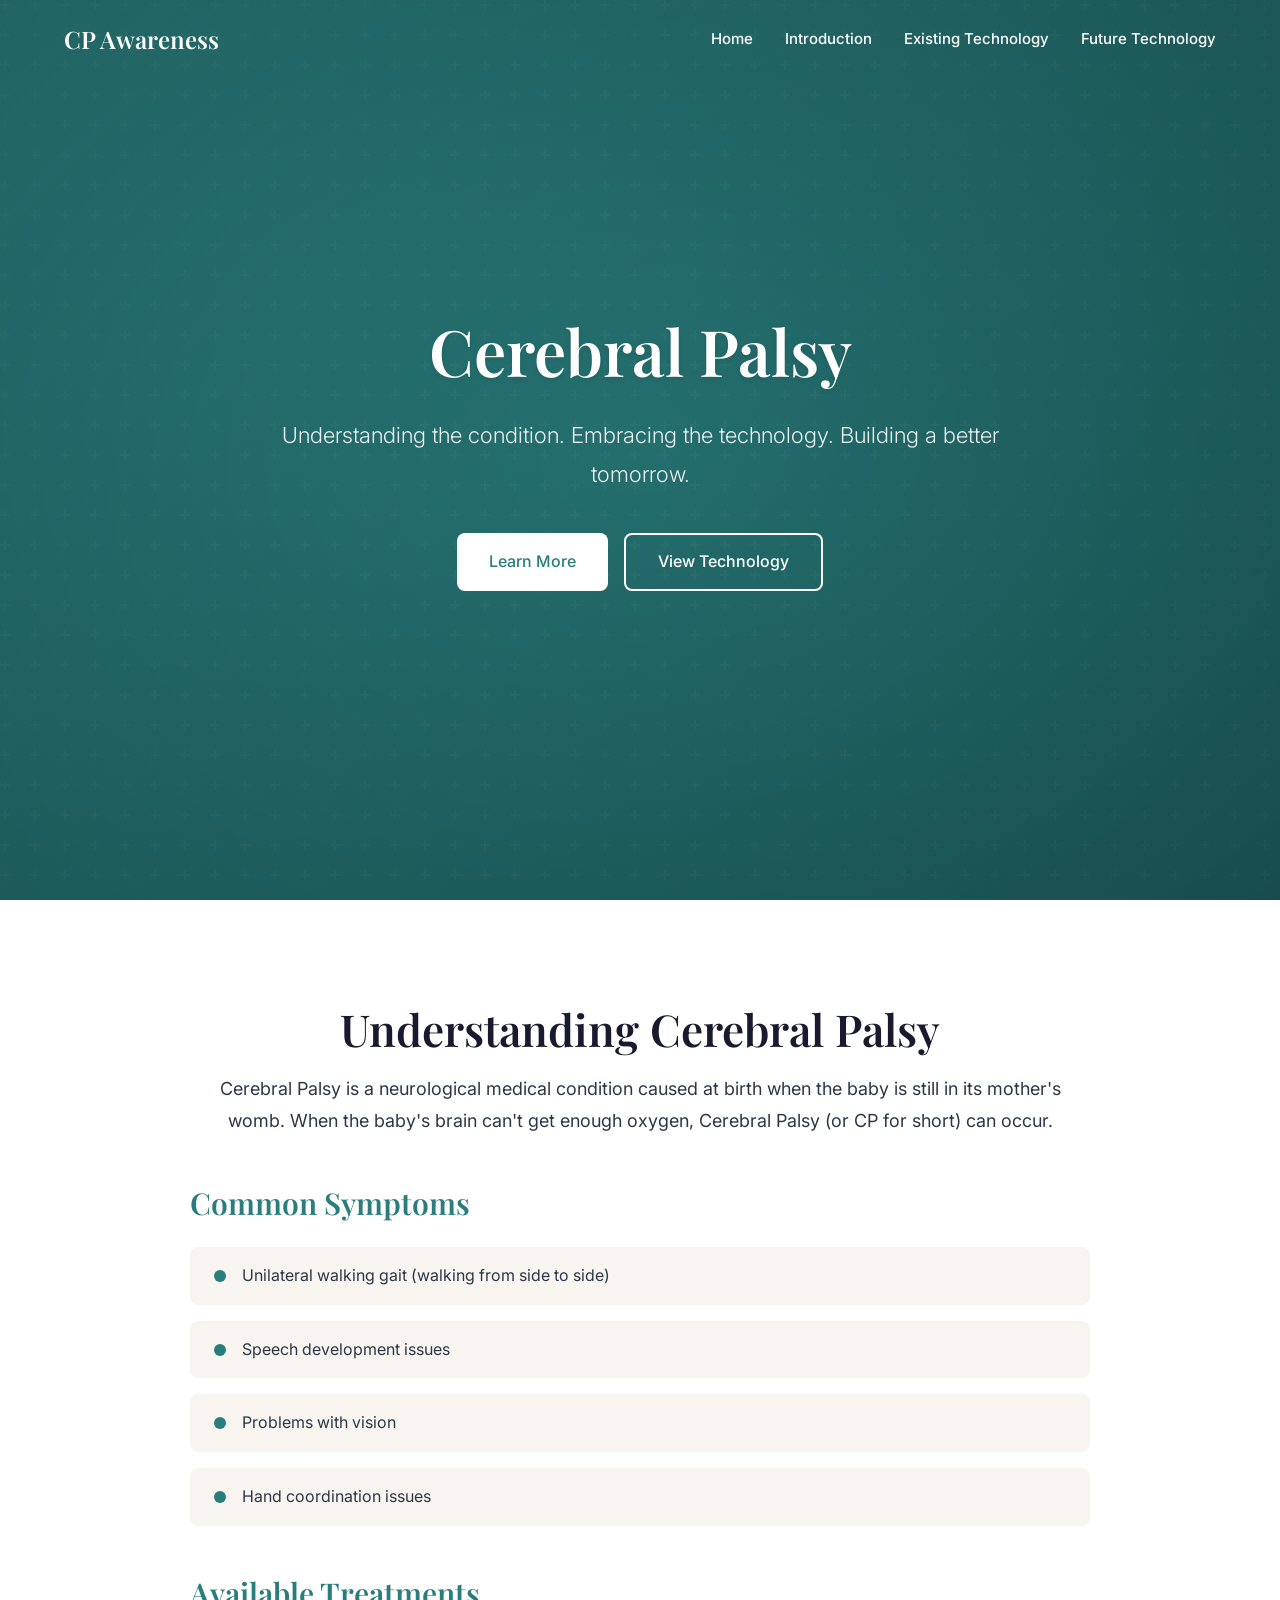
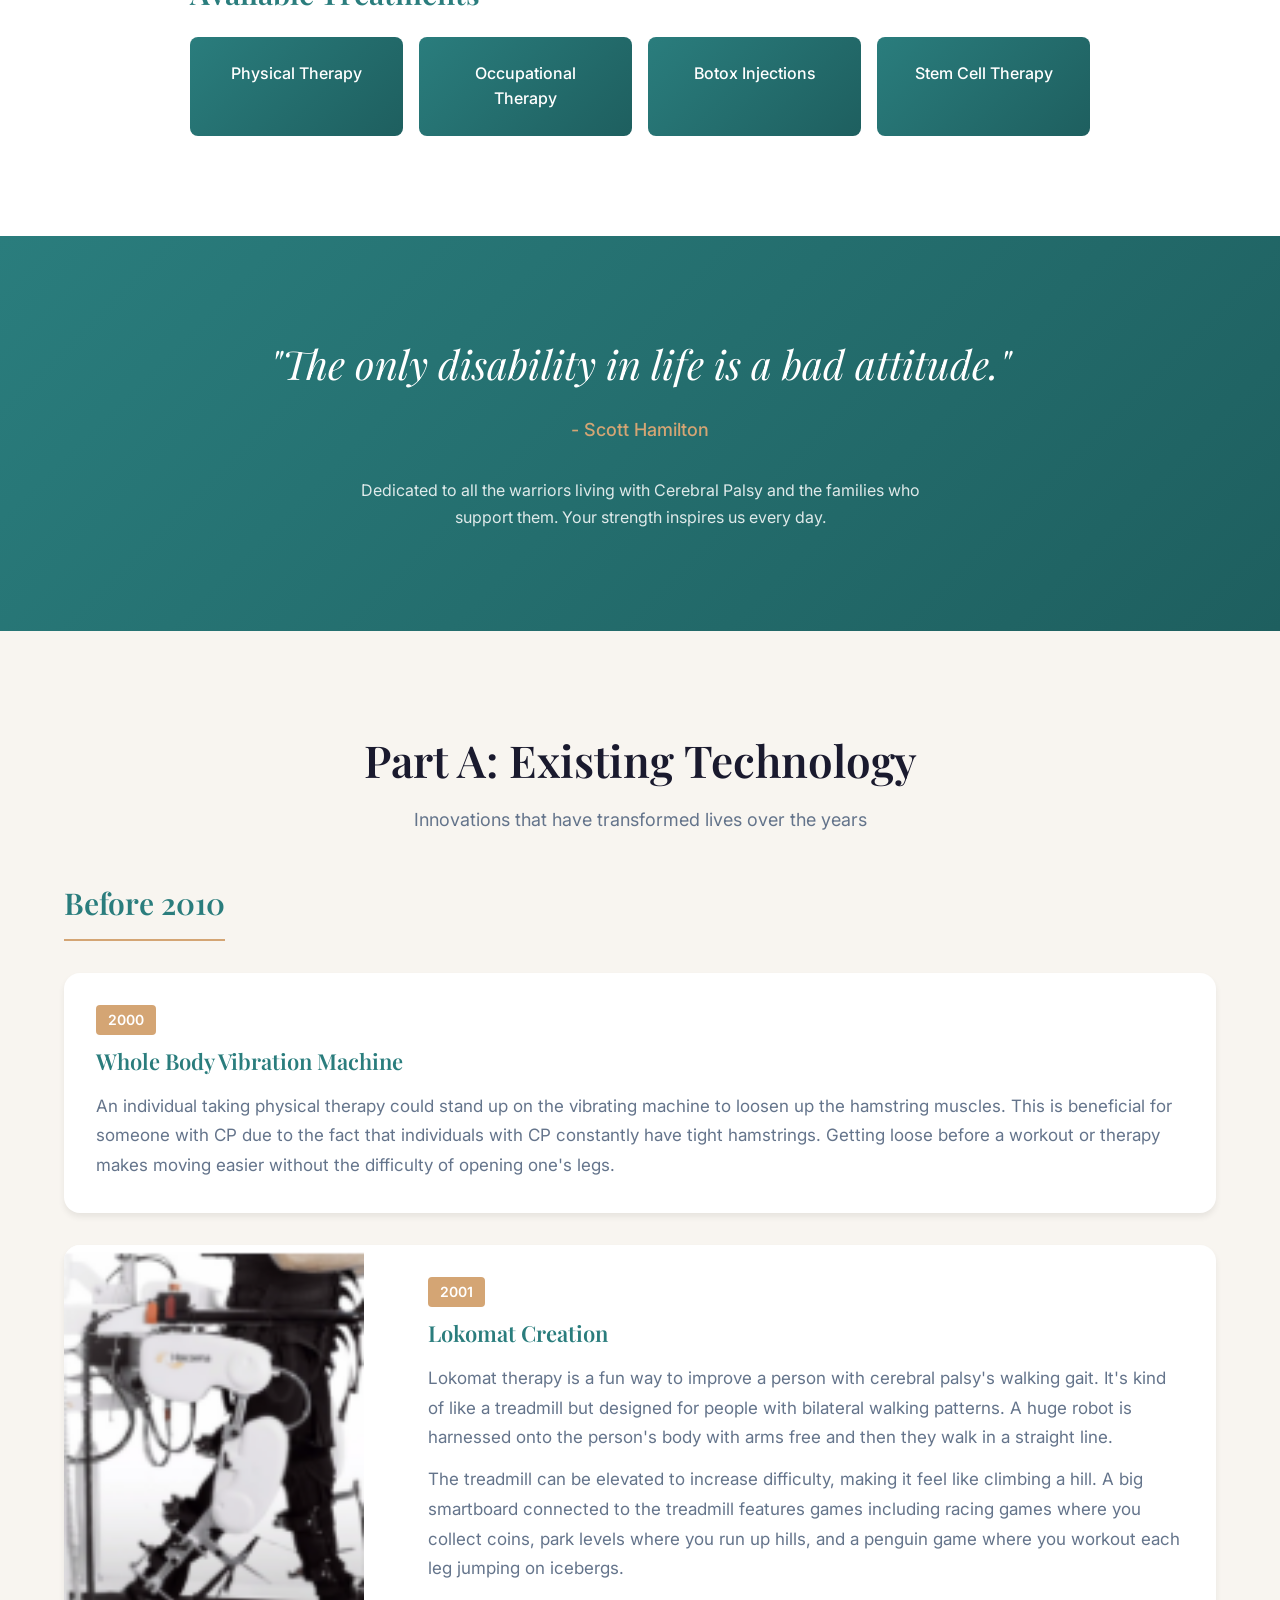
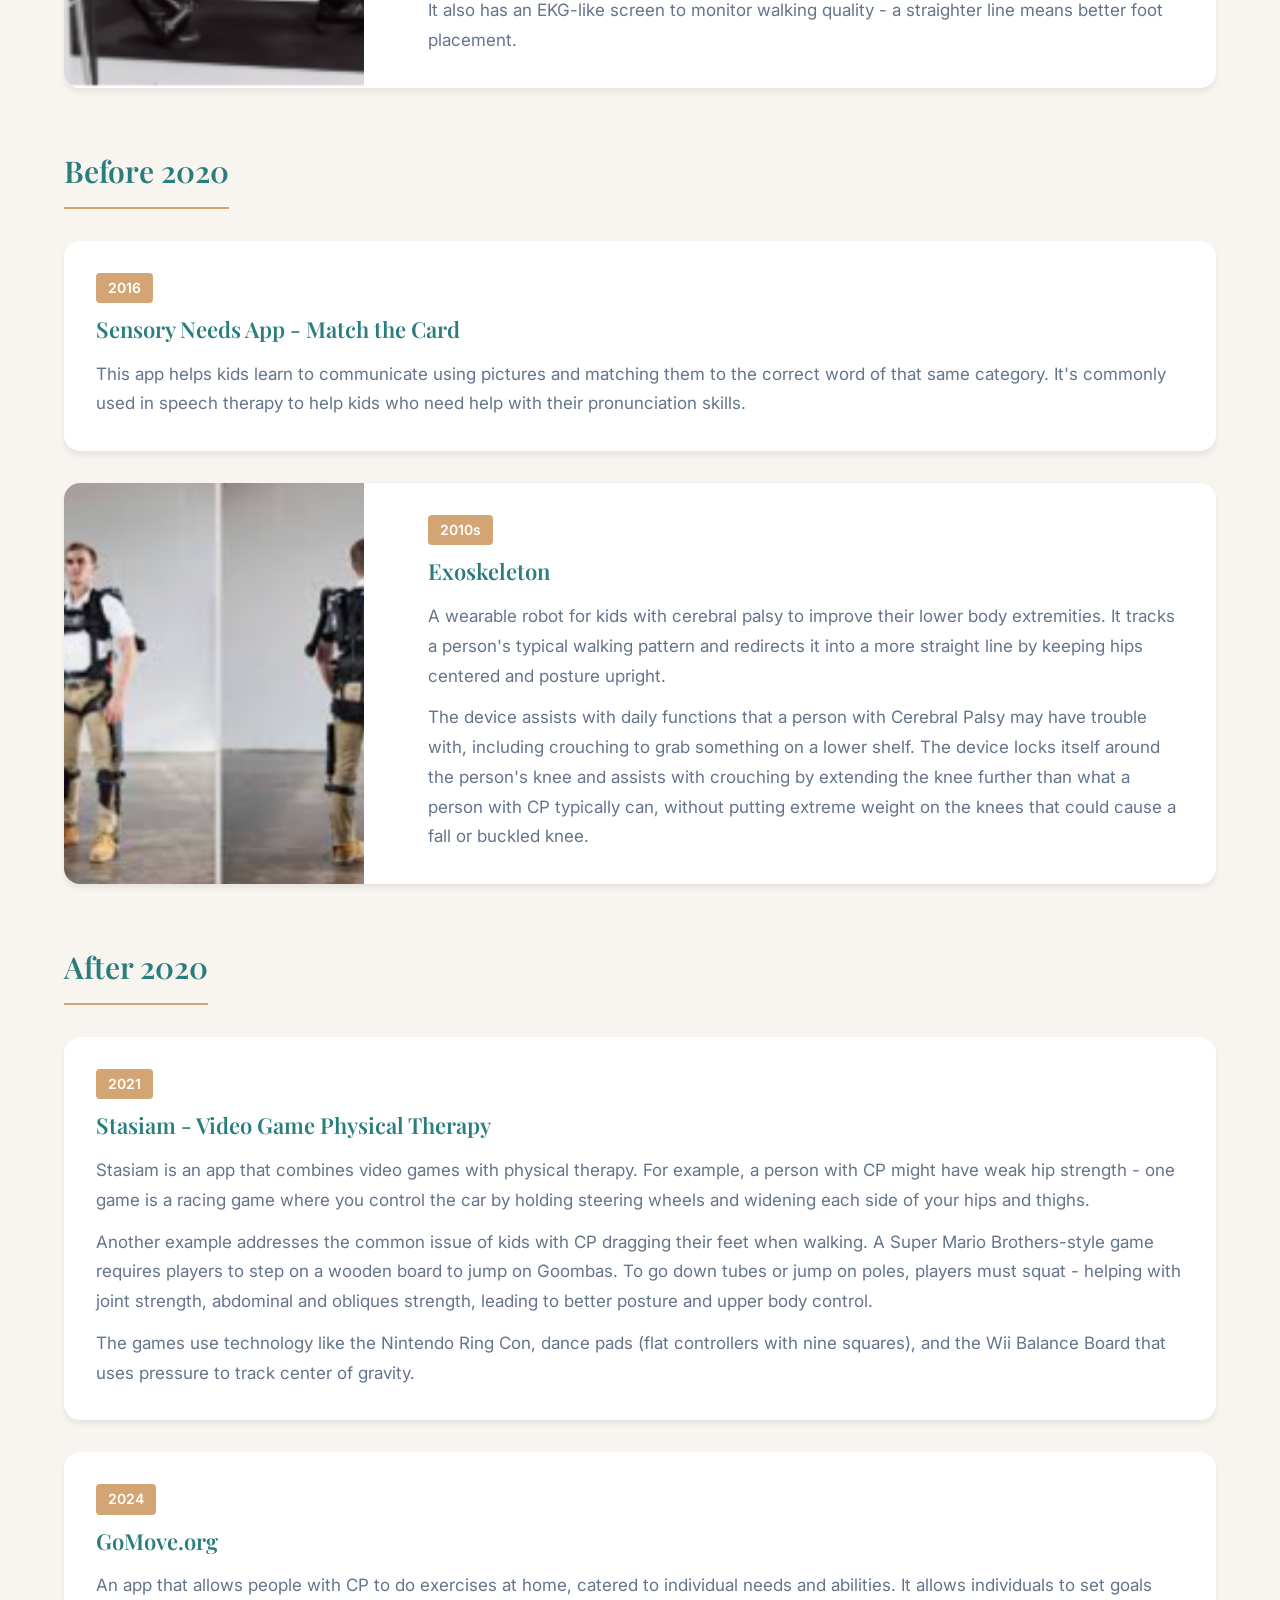
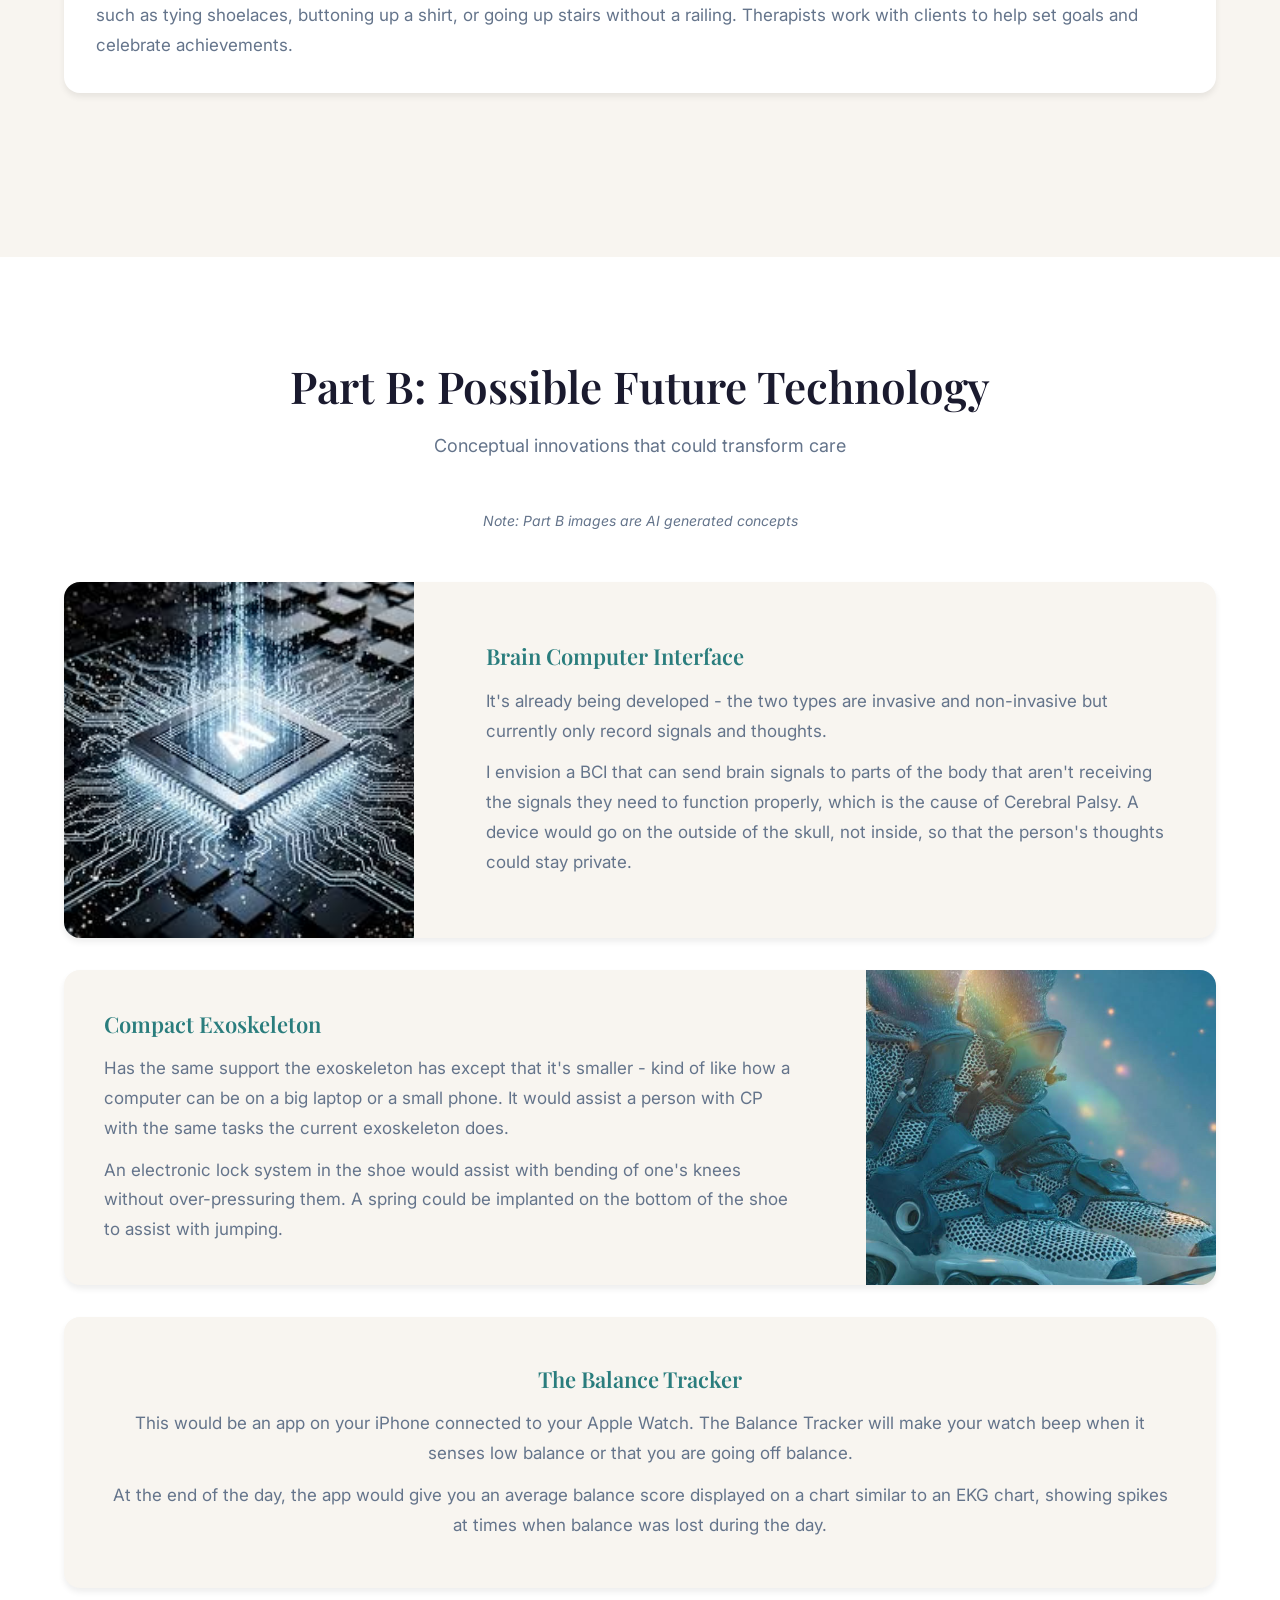
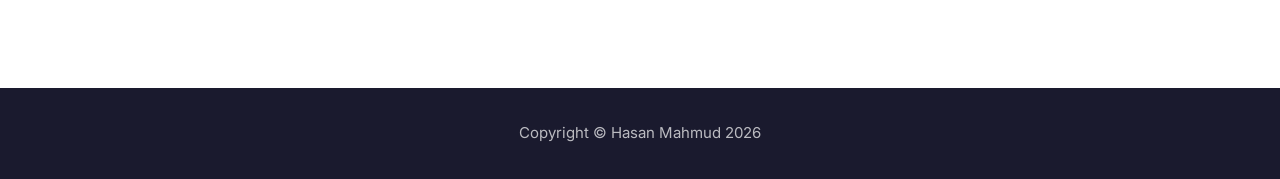
<file: index.html>
<!DOCTYPE html>
<html lang="en">
<head>
    <meta charset="UTF-8">
    <meta name="viewport" content="width=device-width, initial-scale=1.0">
    <title>Cerebral Palsy - Technology for a Better Tomorrow</title>
    <link rel="stylesheet" href="style.css">
    <link rel="preconnect" href="https://fonts.googleapis.com">
    <link rel="preconnect" href="https://fonts.gstatic.com" crossorigin>
    <link href="https://fonts.googleapis.com/css2?family=Playfair+Display:wght@400;500;600;700&family=Inter:wght@300;400;500;600&display=swap" rel="stylesheet">
</head>
<body>
    <nav class="navbar">
        <div class="nav-container">
            <a href="#" class="nav-logo">CP Awareness</a>
            <ul class="nav-links">
                <li><a href="#home">Home</a></li>
                <li><a href="#introduction">Introduction</a></li>
                <li><a href="#existing-tech">Existing Technology</a></li>
                <li><a href="#future-tech">Future Technology</a></li>
            </ul>
        </div>
    </nav>


    <section id="home" class="hero">
        <div class="hero-overlay"></div>
        <div class="hero-content">
            <h1 class="hero-title">Cerebral Palsy</h1>
            <p class="hero-subtitle">Understanding the condition. Embracing the technology. Building a better tomorrow.</p>
            <div class="hero-buttons">
                <a href="#introduction" class="btn btn-primary">Learn More</a>
                <a href="#existing-tech" class="btn btn-secondary">View Technology</a>
            </div>
        </div>
    </section>


    <section id="introduction" class="introduction">
        <div class="container">
            <h2 class="section-title">Understanding Cerebral Palsy</h2>
            <div class="intro-content">
                <div class="intro-text">
                    <p>Cerebral Palsy is a neurological medical condition caused at birth when the baby is still in its mother's womb. When the baby's brain can't get enough oxygen, Cerebral Palsy (or CP for short) can occur.</p>

                    <h3>Common Symptoms</h3>
                    <ul class="symptoms-list">
                        <li>
                            <span class="symptom-bullet"></span>
                            <span>Unilateral walking gait (walking from side to side)</span>
                        </li>
                        <li>
                            <span class="symptom-bullet"></span>
                            <span>Speech development issues</span>
                        </li>
                        <li>
                            <span class="symptom-bullet"></span>
                            <span>Problems with vision</span>
                        </li>
                        <li>
                            <span class="symptom-bullet"></span>
                            <span>Hand coordination issues</span>
                        </li>
                    </ul>

                    <h3>Available Treatments</h3>
                    <div class="treatments-grid">
                        <div class="treatment-card">
                            <span class="treatment-name">Physical Therapy</span>
                        </div>
                        <div class="treatment-card">
                            <span class="treatment-name">Occupational Therapy</span>
                        </div>
                        <div class="treatment-card">
                            <span class="treatment-name">Botox Injections</span>
                        </div>
                        <div class="treatment-card">
                            <span class="treatment-name">Stem Cell Therapy</span>
                        </div>
                    </div>
                </div>
            </div>
        </div>
    </section>


    <section class="quote-section">
        <div class="container">
            <blockquote class="quote">
                <p>"The only disability in life is a bad attitude."</p>
                <cite>- Scott Hamilton</cite>
            </blockquote>
            <p class="quote-dedication">Dedicated to all the warriors living with Cerebral Palsy and the families who support them. Your strength inspires us every day.</p>
        </div>
    </section>

    <section id="existing-tech" class="existing-tech">
        <div class="container">
            <h2 class="section-title">Part A: Existing Technology</h2>
            <p class="section-subtitle">Innovations that have transformed lives over the years</p>

            <!-- Before 2010 -->
            <div class="timeline-era">
                <h3 class="era-title">Before 2010</h3>

                <div class="tech-card">
                    <div class="tech-card-content">
                        <span class="tech-year">2000</span>
                        <h4>Whole Body Vibration Machine</h4>
                        <p>An individual taking physical therapy could stand up on the vibrating machine to loosen up the hamstring muscles. This is beneficial for someone with CP due to the fact that individuals with CP constantly have tight hamstrings. Getting loose before a workout or therapy makes moving easier without the difficulty of opening one's legs.</p>
                    </div>
                </div>

                <div class="tech-card">
                    <div class="tech-card-image">
                        <img src="img/past-1.png" alt="Lokomat therapy machine">
                    </div>
                    <div class="tech-card-content">
                        <span class="tech-year">2001</span>
                        <h4>Lokomat Creation</h4>
                        <p>Lokomat therapy is a fun way to improve a person with cerebral palsy's walking gait. It's kind of like a treadmill but designed for people with bilateral walking patterns. A huge robot is harnessed onto the person's body with arms free and then they walk in a straight line.</p>
                        <p>The treadmill can be elevated to increase difficulty, making it feel like climbing a hill. A big smartboard connected to the treadmill features games including racing games where you collect coins, park levels where you run up hills, and a penguin game where you workout each leg jumping on icebergs.</p>
                        <p>It also has an EKG-like screen to monitor walking quality - a straighter line means better foot placement.</p>
                    </div>
                </div>
            </div>


            <div class="timeline-era">
                <h3 class="era-title">Before 2020</h3>

                <div class="tech-card">
                    <div class="tech-card-content">
                        <span class="tech-year">2016</span>
                        <h4>Sensory Needs App - Match the Card</h4>
                        <p>This app helps kids learn to communicate using pictures and matching them to the correct word of that same category. It's commonly used in speech therapy to help kids who need help with their pronunciation skills.</p>
                    </div>
                </div>

                <div class="tech-card">
                    <div class="tech-card-image">
                        <img src="img/past-2.png" alt="Exoskeleton device">
                    </div>
                    <div class="tech-card-content">
                        <span class="tech-year">2010s</span>
                        <h4>Exoskeleton</h4>
                        <p>A wearable robot for kids with cerebral palsy to improve their lower body extremities. It tracks a person's typical walking pattern and redirects it into a more straight line by keeping hips centered and posture upright.</p>
                        <p>The device assists with daily functions that a person with Cerebral Palsy may have trouble with, including crouching to grab something on a lower shelf. The device locks itself around the person's knee and assists with crouching by extending the knee further than what a person with CP typically can, without putting extreme weight on the knees that could cause a fall or buckled knee.</p>
                    </div>
                </div>
            </div>


            <div class="timeline-era">
                <h3 class="era-title">After 2020</h3>

                <div class="tech-card">
                    <div class="tech-card-content">
                        <span class="tech-year">2021</span>
                        <h4>Stasiam - Video Game Physical Therapy</h4>
                        <p>Stasiam is an app that combines video games with physical therapy. For example, a person with CP might have weak hip strength - one game is a racing game where you control the car by holding steering wheels and widening each side of your hips and thighs.</p>
                        <p>Another example addresses the common issue of kids with CP dragging their feet when walking. A Super Mario Brothers-style game requires players to step on a wooden board to jump on Goombas. To go down tubes or jump on poles, players must squat - helping with joint strength, abdominal and obliques strength, leading to better posture and upper body control.</p>
                        <p>The games use technology like the Nintendo Ring Con, dance pads (flat controllers with nine squares), and the Wii Balance Board that uses pressure to track center of gravity.</p>
                    </div>
                </div>

                <div class="tech-card">
                    <div class="tech-card-content">
                        <span class="tech-year">2024</span>
                        <h4>GoMove.org</h4>
                        <p>An app that allows people with CP to do exercises at home, catered to individual needs and abilities. It allows individuals to set goals such as tying shoelaces, buttoning up a shirt, or going up stairs without a railing. Therapists work with clients to help set goals and celebrate achievements.</p>
                    </div>
                </div>
            </div>
        </div>
    </section>


    <section id="future-tech" class="future-tech">
        <div class="container">
            <h2 class="section-title">Part B: Possible Future Technology</h2>
            <p class="section-subtitle">Conceptual innovations that could transform care</p>
            <p class="ai-note">Note: Part B images are AI generated concepts</p>

            <div class="future-grid">
                <div class="future-card">
                    <div class="future-card-image">
                        <img src="img/Future-1.png" alt="Brain Computer Interface concept">
                    </div>
                    <div class="future-card-content">
                        <h4>Brain Computer Interface</h4>
                        <p>It's already being developed - the two types are invasive and non-invasive but currently only record signals and thoughts.</p>
                        <p>I envision a BCI that can send brain signals to parts of the body that aren't receiving the signals they need to function properly, which is the cause of Cerebral Palsy. A device would go on the outside of the skull, not inside, so that the person's thoughts could stay private.</p>
                    </div>
                </div>

                <div class="future-card">
                    <div class="future-card-image">
                        <img src="img/Future-2.png" alt="Compact Exoskeleton concept">
                    </div>
                    <div class="future-card-content">
                        <h4>Compact Exoskeleton</h4>
                        <p>Has the same support the exoskeleton has except that it's smaller - kind of like how a computer can be on a big laptop or a small phone. It would assist a person with CP with the same tasks the current exoskeleton does.</p>
                        <p>An electronic lock system in the shoe would assist with bending of one's knees without over-pressuring them. A spring could be implanted on the bottom of the shoe to assist with jumping.</p>
                    </div>
                </div>

                <div class="future-card">
                    <div class="future-card-content full-width">
                        <h4>The Balance Tracker</h4>
                        <p>This would be an app on your iPhone connected to your Apple Watch. The Balance Tracker will make your watch beep when it senses low balance or that you are going off balance.</p>
                        <p>At the end of the day, the app would give you an average balance score displayed on a chart similar to an EKG chart, showing spikes at times when balance was lost during the day.</p>
                    </div>
                </div>
            </div>
        </div>
    </section>

    <!-- Footer -->
    <footer class="footer">
        <div class="container">
            <div class="footer-bottom">
                <p>Copyright &copy; Hasan Mahmud 2026</p>
            </div>
        </div>
    </footer>

    <script>

        document.querySelectorAll('a[href^="#"]').forEach(anchor => {
            anchor.addEventListener('click', function (e) {
                e.preventDefault();
                const target = document.querySelector(this.getAttribute('href'));
                if (target) {
                    target.scrollIntoView({
                        behavior: 'smooth',
                        block: 'start'
                    });
                }
            });
        });

      
        window.addEventListener('scroll', function() {
            const navbar = document.querySelector('.navbar');
            if (window.scrollY > 50) {
                navbar.classList.add('scrolled');
            } else {
                navbar.classList.remove('scrolled');
            }
        });
    </script>
</body>
</html>
</file>
<file: style.css>
:root {
    --color-primary: #2a7d7d;
    --color-primary-dark: #1e5f5f;
    --color-secondary: #f8f5f0;
    --color-accent: #d4a574;
    --color-text: #2d3748;
    --color-text-light: #64748b;
    --color-white: #ffffff;
    --color-dark: #1a1a2e;

    --font-heading: 'Playfair Display', Georgia, serif;
    --font-body: 'Inter', -apple-system, BlinkMacSystemFont, sans-serif;

    --shadow-sm: 0 1px 2px rgba(0, 0, 0, 0.05);
    --shadow-md: 0 4px 6px rgba(0, 0, 0, 0.07);
    --shadow-lg: 0 10px 25px rgba(0, 0, 0, 0.1);
    --shadow-xl: 0 20px 40px rgba(0, 0, 0, 0.15);

    --radius-sm: 4px;
    --radius-md: 8px;
    --radius-lg: 16px;
    --radius-xl: 24px;
}

* {
    margin: 0;
    padding: 0;
    box-sizing: border-box;
}

html {
    scroll-behavior: smooth;
}

body {
    font-family: var(--font-body);
    font-size: 16px;
    line-height: 1.6;
    color: var(--color-text);
    background-color: var(--color-secondary);
    overflow-x: hidden;
}

.container {
    max-width: 1200px;
    margin: 0 auto;
    padding: 0 24px;
}


h1, h2, h3, h4 {
    font-family: var(--font-heading);
    font-weight: 600;
    line-height: 1.3;
    color: var(--color-dark);
}

h1 { font-size: clamp(2.5rem, 6vw, 4rem); }
h2 { font-size: clamp(2rem, 4vw, 2.75rem); }
h3 { font-size: clamp(1.5rem, 3vw, 1.875rem); }
h4 { font-size: clamp(1.125rem, 2vw, 1.375rem); }

p {
    font-size: 1.0625rem;
    line-height: 1.75;
    color: var(--color-text);
}


.navbar {
    position: fixed;
    top: 0;
    left: 0;
    right: 0;
    z-index: 1000;
    padding: 20px 0;
    transition: all 0.3s ease;
}

.navbar.scrolled {
    background-color: var(--color-white);
    box-shadow: var(--shadow-md);
    padding: 12px 0;
}

.nav-container {
    max-width: 1200px;
    margin: 0 auto;
    padding: 0 24px;
    display: flex;
    justify-content: space-between;
    align-items: center;
}

.nav-logo {
    font-family: var(--font-heading);
    font-size: 1.5rem;
    font-weight: 600;
    color: var(--color-white);
    text-decoration: none;
    transition: color 0.3s ease;
}

.navbar.scrolled .nav-logo {
    color: var(--color-primary);
}

.nav-links {
    display: flex;
    gap: 32px;
    list-style: none;
}

.nav-links a {
    font-size: 0.9375rem;
    font-weight: 500;
    color: var(--color-white);
    text-decoration: none;
    padding: 8px 0;
    position: relative;
    transition: color 0.3s ease;
}

.navbar.scrolled .nav-links a {
    color: var(--color-text);
}

.nav-links a::after {
    content: '';
    position: absolute;
    bottom: 0;
    left: 0;
    width: 0;
    height: 2px;
    background-color: var(--color-accent);
    transition: width 0.3s ease;
}

.nav-links a:hover::after {
    width: 100%;
}


.hero {
    position: relative;
    min-height: 100vh;
    display: flex;
    align-items: center;
    justify-content: center;
    background: linear-gradient(135deg, var(--color-primary) 0%, var(--color-primary-dark) 100%);
    overflow: hidden;
}

.hero::before {
    content: '';
    position: absolute;
    top: 0;
    left: 0;
    right: 0;
    bottom: 0;
    background-image: url("data:image/svg+xml,%3Csvg width='60' height='60' viewBox='0 0 60 60' xmlns='http://www.w3.org/2000/svg'%3E%3Cg fill='none' fill-rule='evenodd'%3E%3Cg fill='%23ffffff' fill-opacity='0.05'%3E%3Cpath d='M36 34v-4h-2v4h-4v2h4v4h2v-4h4v-2h-4zm0-30V0h-2v4h-4v2h4v4h2V6h4V4h-4zM6 34v-4H4v4H0v2h4v4h2v-4h4v-2H6zM6 4V0H4v4H0v2h4v4h2V6h4V4H6z'/%3E%3C/g%3E%3C/g%3E%3C/svg%3E");
    opacity: 0.5;
}

.hero-overlay {
    position: absolute;
    top: 0;
    left: 0;
    right: 0;
    bottom: 0;
    background: radial-gradient(ellipse at center, transparent 0%, rgba(0,0,0,0.2) 100%);
}

.hero-content {
    position: relative;
    z-index: 1;
    text-align: center;
    padding: 0 24px;
    max-width: 800px;
}

.hero-title {
    color: var(--color-white);
    margin-bottom: 24px;
    text-shadow: 0 2px 4px rgba(0,0,0,0.1);
}

.hero-subtitle {
    font-size: clamp(1.125rem, 2.5vw, 1.375rem);
    color: rgba(255, 255, 255, 0.9);
    margin-bottom: 40px;
    font-weight: 300;
}

.hero-buttons {
    display: flex;
    gap: 16px;
    justify-content: center;
    flex-wrap: wrap;
}


.btn {
    display: inline-flex;
    align-items: center;
    justify-content: center;
    padding: 14px 32px;
    font-family: var(--font-body);
    font-size: 1rem;
    font-weight: 500;
    text-decoration: none;
    border-radius: var(--radius-md);
    transition: all 0.3s ease;
    cursor: pointer;
    border: none;
}

.btn-primary {
    background-color: var(--color-white);
    color: var(--color-primary);
}

.btn-primary:hover {
    background-color: var(--color-accent);
    color: var(--color-white);
    transform: translateY(-2px);
    box-shadow: var(--shadow-lg);
}

.btn-secondary {
    background-color: transparent;
    color: var(--color-white);
    border: 2px solid var(--color-white);
}

.btn-secondary:hover {
    background-color: var(--color-white);
    color: var(--color-primary);
}


.section-title {
    text-align: center;
    margin-bottom: 16px;
}

.section-subtitle {
    text-align: center;
    color: var(--color-text-light);
    font-size: 1.125rem;
    margin-bottom: 48px;
}


.introduction {
    padding: 100px 0;
    background-color: var(--color-white);
}

.intro-content {
    max-width: 900px;
    margin: 0 auto;
}

.intro-text p {
    font-size: 1.125rem;
    margin-bottom: 32px;
    text-align: center;
}

.intro-text h3 {
    margin-top: 48px;
    margin-bottom: 24px;
    color: var(--color-primary);
}

.symptoms-list {
    list-style: none;
    display: grid;
    gap: 16px;
    margin-bottom: 48px;
}

.symptoms-list li {
    display: flex;
    align-items: center;
    gap: 16px;
    padding: 16px 24px;
    background-color: var(--color-secondary);
    border-radius: var(--radius-md);
    transition: transform 0.3s ease, box-shadow 0.3s ease;
}

.symptoms-list li:hover {
    transform: translateX(8px);
    box-shadow: var(--shadow-md);
}

.symptom-bullet {
    width: 12px;
    height: 12px;
    background-color: var(--color-primary);
    border-radius: 50%;
    flex-shrink: 0;
}

.treatments-grid {
    display: grid;
    grid-template-columns: repeat(auto-fit, minmax(200px, 1fr));
    gap: 16px;
}

.treatment-card {
    padding: 24px;
    background: linear-gradient(135deg, var(--color-primary) 0%, var(--color-primary-dark) 100%);
    border-radius: var(--radius-md);
    text-align: center;
    transition: transform 0.3s ease, box-shadow 0.3s ease;
}

.treatment-card:hover {
    transform: translateY(-4px);
    box-shadow: var(--shadow-lg);
}

.treatment-name {
    color: var(--color-white);
    font-weight: 500;
    font-size: 1rem;
}


.quote-section {
    padding: 100px 0;
    background: linear-gradient(135deg, var(--color-primary) 0%, var(--color-primary-dark) 100%);
    text-align: center;
}

.quote {
    max-width: 800px;
    margin: 0 auto 32px;
}

.quote p {
    font-family: var(--font-heading);
    font-size: clamp(1.75rem, 4vw, 2.5rem);
    font-style: italic;
    color: var(--color-white);
    line-height: 1.4;
    margin-bottom: 24px;
}

.quote cite {
    font-family: var(--font-body);
    font-size: 1.125rem;
    font-style: normal;
    font-weight: 500;
    color: var(--color-accent);
}

.quote-dedication {
    max-width: 600px;
    margin: 0 auto;
    color: rgba(255, 255, 255, 0.85);
    font-size: 1rem;
    line-height: 1.7;
}

.existing-tech {
    padding: 100px 0;
    background-color: var(--color-secondary);
}

.timeline-era {
    margin-bottom: 64px;
}

.era-title {
    color: var(--color-primary);
    margin-bottom: 32px;
    padding-bottom: 16px;
    border-bottom: 2px solid var(--color-accent);
    display: inline-block;
}

.tech-card {
    display: flex;
    gap: 32px;
    margin-bottom: 32px;
    background-color: var(--color-white);
    border-radius: var(--radius-lg);
    overflow: hidden;
    box-shadow: var(--shadow-md);
    transition: transform 0.3s ease, box-shadow 0.3s ease;
}

.tech-card:hover {
    transform: translateY(-4px);
    box-shadow: var(--shadow-xl);
}

.tech-card-image {
    flex: 0 0 300px;
    min-height: 250px;
    background-color: var(--color-secondary);
}

.tech-card-image img {
    width: 100%;
    height: 100%;
    object-fit: cover;
}

.tech-card-content {
    flex: 1;
    padding: 32px;
}

.tech-year {
    display: inline-block;
    padding: 4px 12px;
    background-color: var(--color-accent);
    color: var(--color-white);
    font-size: 0.875rem;
    font-weight: 600;
    border-radius: var(--radius-sm);
    margin-bottom: 12px;
}

.tech-card h4 {
    color: var(--color-primary);
    margin-bottom: 16px;
}

.tech-card p {
    margin-bottom: 12px;
    color: var(--color-text-light);
}

.tech-card p:last-child {
    margin-bottom: 0;
}


.future-tech {
    padding: 100px 0;
    background-color: var(--color-white);
}

.ai-note {
    text-align: center;
    font-size: 0.875rem;
    color: var(--color-text-light);
    font-style: italic;
    margin-bottom: 48px;
}

.future-grid {
    display: grid;
    gap: 32px;
}

.future-card {
    display: flex;
    gap: 32px;
    background-color: var(--color-secondary);
    border-radius: var(--radius-lg);
    overflow: hidden;
    box-shadow: var(--shadow-md);
    transition: transform 0.3s ease, box-shadow 0.3s ease;
}

.future-card:hover {
    transform: translateY(-4px);
    box-shadow: var(--shadow-xl);
}

.future-card:nth-child(even) {
    flex-direction: row-reverse;
}

.future-card-image {
    flex: 0 0 350px;
    min-height: 280px;
    background-color: var(--color-dark);
}

.future-card-image img {
    width: 100%;
    height: 100%;
    object-fit: cover;
}

.future-card-content {
    flex: 1;
    padding: 40px;
    display: flex;
    flex-direction: column;
    justify-content: center;
}

.future-card-content.full-width {
    text-align: center;
    padding: 48px;
}

.future-card h4 {
    color: var(--color-primary);
    margin-bottom: 16px;
}

.future-card p {
    color: var(--color-text-light);
    margin-bottom: 12px;
}

.future-card p:last-child {
    margin-bottom: 0;
}


.footer {
    background-color: var(--color-dark);
    color: var(--color-white);
    padding: 32px 0;
}

.footer-bottom {
    text-align: center;
}

.footer-bottom p {
    color: rgba(255, 255, 255, 0.7);
    font-size: 0.9375rem;
}


@media (max-width: 768px) {
    .nav-links {
        display: none;
    }

    .tech-card {
        flex-direction: column;
    }

    .tech-card-image {
        flex: none;
        min-height: 200px;
    }

    .future-card {
        flex-direction: column;
    }

    .future-card:nth-child(even) {
        flex-direction: column;
    }

    .future-card-image {
        flex: none;
        min-height: 200px;
    }

    .hero-buttons {
        flex-direction: column;
        align-items: center;
    }

    .btn {
        width: 100%;
        max-width: 280px;
    }
}

@media (max-width: 480px) {
    .container {
        padding: 0 16px;
    }

    .introduction,
    .existing-tech,
    .future-tech,
    .quote-section {
        padding: 64px 0;
    }

    .tech-card-content,
    .future-card-content {
        padding: 24px;
    }
}
</file>
